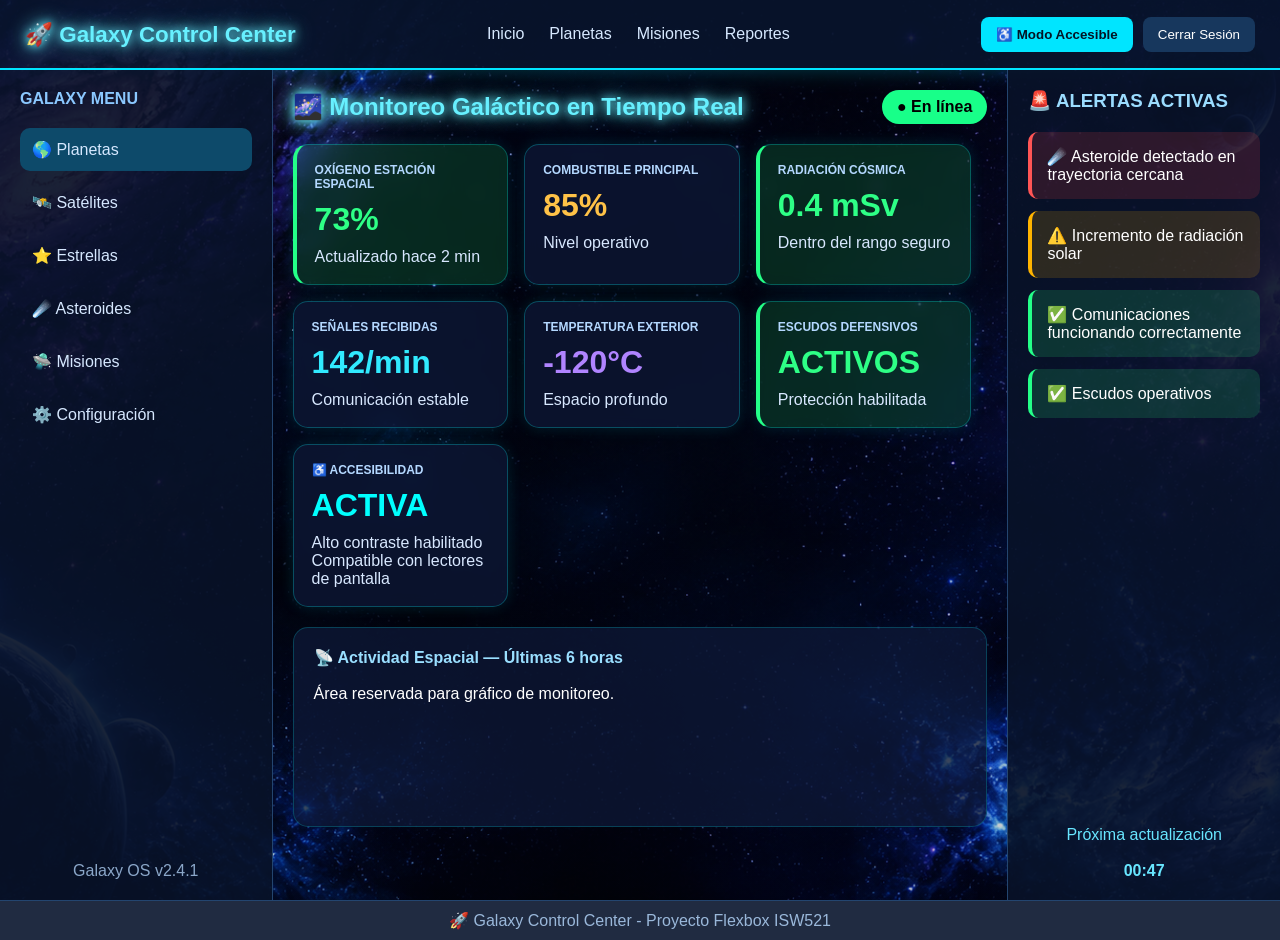
<file: Lad.#3/index.html>
<!DOCTYPE html>
<html lang="es">
<head>
    <meta charset="UTF-8">
    <meta name="viewport" content="width=device-width, initial-scale=1.0">
    <title>Galaxy Control Center</title>
    <link rel="stylesheet" href="styles.css">
</head>
<body>

    <!-- NAVBAR -->
    <nav class="navbar" aria-label="Menú principal">

        <div class="logo">
            🚀 Galaxy Control Center
        </div>

        <ul class="nav-links">
            <li><a href="#">Inicio</a></li>
            <li><a href="#">Planetas</a></li>
            <li><a href="#">Misiones</a></li>
            <li><a href="#">Reportes</a></li>
        </ul>

        <div class="nav-actions">

            <button class="btn-accessibility"
                    aria-label="Modo accesible">
                ♿ Modo Accesible
            </button>

            <button class="logout-btn"
                    aria-label="Cerrar sesión">
                Cerrar Sesión
            </button>

        </div>

    </nav>

    <!-- LAYOUT PRINCIPAL -->
    <div class="dashboard-layout">

        <!-- SIDEBAR -->
        <aside class="sidebar">

            <h4>GALAXY MENU</h4>

            <ul>
                <li class="active">🌎 Planetas</li>
                <li>🛰️ Satélites</li>
                <li>⭐ Estrellas</li>
                <li>☄️ Asteroides</li>
                <li>🛸 Misiones</li>
                <li>⚙️ Configuración</li>
            </ul>

            <div class="version">
                Galaxy OS v2.4.1
            </div>

        </aside>

        <!-- CONTENIDO PRINCIPAL -->
        <main class="main-content">

            <div class="header-main">
                <h2>🌌 Monitoreo Galáctico en Tiempo Real</h2>
                <span class="live">● En línea</span>
            </div>

            <!-- TARJETAS -->
            <section class="sensor-grid">

                <div class="sensor-card green">
                    <h3>OXÍGENO ESTACIÓN ESPACIAL</h3>
                    <div class="value">73%</div>
                    <p>Actualizado hace 2 min</p>
                </div>

                <div class="sensor-card yellow">
                    <h3>COMBUSTIBLE PRINCIPAL</h3>
                    <div class="value">85%</div>
                    <p>Nivel operativo</p>
                </div>

                <div class="sensor-card green">
                    <h3>RADIACIÓN CÓSMICA</h3>
                    <div class="value">0.4 mSv</div>
                    <p>Dentro del rango seguro</p>
                </div>

                <div class="sensor-card cyan">
                    <h3>SEÑALES RECIBIDAS</h3>
                    <div class="value">142/min</div>
                    <p>Comunicación estable</p>
                </div>

                <div class="sensor-card purple">
                    <h3>TEMPERATURA EXTERIOR</h3>
                    <div class="value">-120°C</div>
                    <p>Espacio profundo</p>
                </div>

                <div class="sensor-card green">
                    <h3>ESCUDOS DEFENSIVOS</h3>
                    <div class="value">ACTIVOS</div>
                    <p>Protección habilitada</p>
                </div>

                <!-- TARJETA DE INCLUSIÓN -->
                <div class="sensor-card accessibility-card">
                    <h3>♿ ACCESIBILIDAD</h3>
                    <div class="value">ACTIVA</div>
                    <p>Alto contraste habilitado</p>
                    <p>Compatible con lectores de pantalla</p>
                </div>

            </section>

            <!-- ÁREA DE GRÁFICO -->
            <div class="chart">
                <h4>📡 Actividad Espacial — Últimas 6 horas</h4>
                <br>
                <p>
                    Área reservada para gráfico de monitoreo.
                </p>
            </div>

        </main>

        <!-- ALERTAS -->
        <aside class="alert-panel">

            <h3>🚨 ALERTAS ACTIVAS</h3>

            <div class="alert red">
                ☄️ Asteroide detectado en trayectoria cercana
            </div>

            <div class="alert orange">
                ⚠️ Incremento de radiación solar
            </div>

            <div class="alert green">
                ✅ Comunicaciones funcionando correctamente
            </div>

            <div class="alert green">
                ✅ Escudos operativos
            </div>

            <div class="update">
                Próxima actualización<br><br>
                <strong>00:47</strong>
            </div>

        </aside>

    </div>

    <!-- FOOTER -->
    <footer>
        🚀 Galaxy Control Center - Proyecto Flexbox ISW521
    </footer>

</body>
</html>
</file>
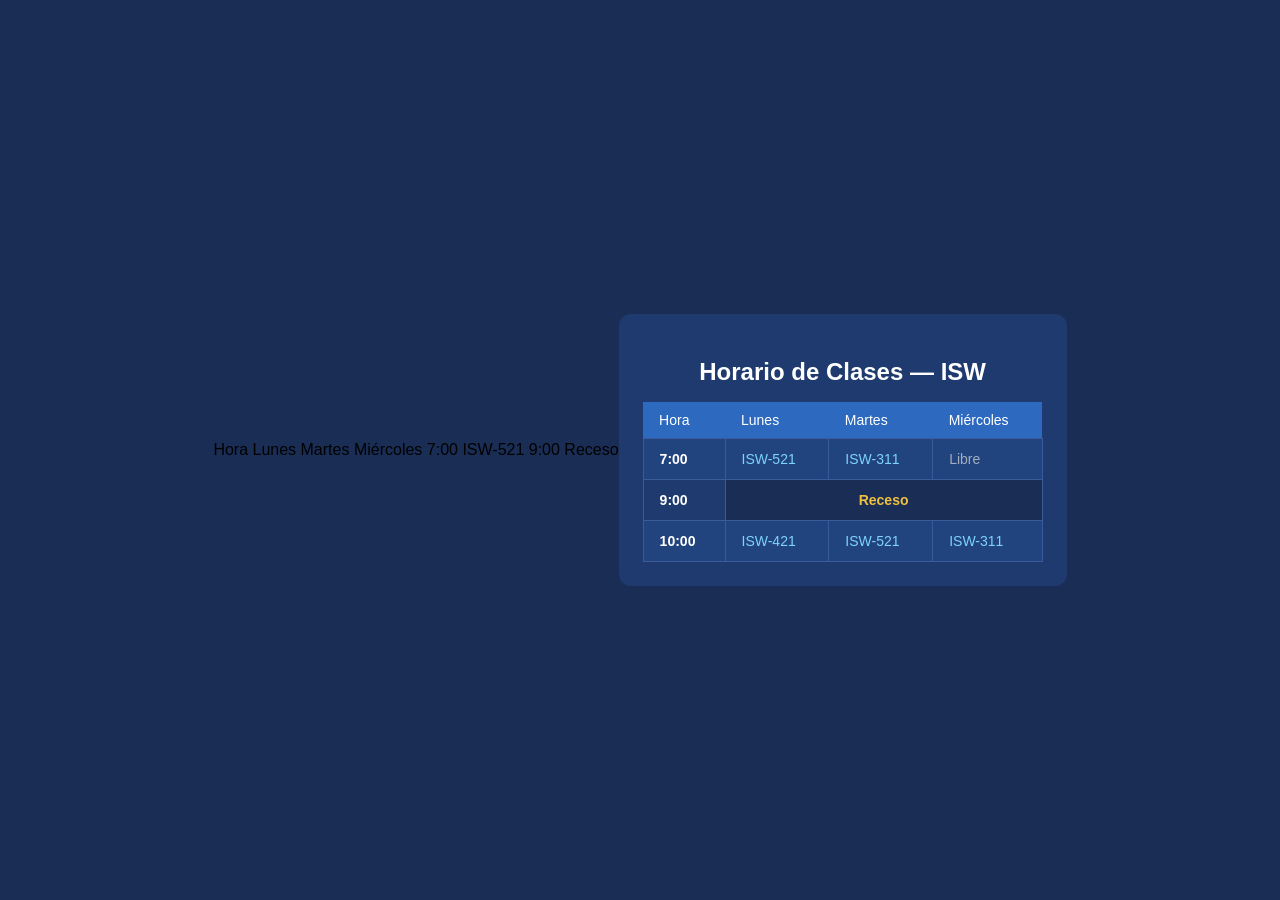
<file: Actividades/clase #5/actividad final HTML/horario.html>
<!-- Primer Html creado en clase de ISW521 -->
<thead>
  <tr>
    <th>Hora</th>
    <th>Lunes</th>
    <th>Martes</th>
    <th>Miércoles</th>
  </tr>
</thead>

<tbody>
  <tr>
    <td class="td-hora">7:00</td>
    <td class="td-curso">ISW-521</td>
  </tr>
  <tr>
    <td class="td-hora">9:00</td>
    <td class="td-receso" colspan="3">Receso</td>
  </tr>
</tbody>
<!DOCTYPE html>
<html lang="es">
<head>
  <meta charset="UTF-8">
  <meta name="viewport" content="width=device-width, initial-scale=1.0">
  <title>Horario ISW</title>
  <!-- esto no deberia estar aqui -->
  <style>
    body {
    font-family: Arial, sans-serif;
      background-color: #1a2d55;
      display: flex;
      justify-content: center;
      align-items: center;
      min-height: 100vh;
      margin: 0;
    }

    h2 {
      color: #ffffff;
      text-align: center;
      margin-bottom: 16px;
    }

    .contenedor {
      background-color: #1e3a6e;
      padding: 24px;
      border-radius: 12px;
    }

    table {
      border-collapse: collapse;
      width: 100%;
      min-width: 400px;
      font-size: 14px;
    }

    thead th {
      background-color: #2d6abf;
      color: #ffffff;
      padding: 10px 16px;
      text-align: left;
      font-weight: 500;
    }

    tbody td {
      padding: 12px 16px;
      border: 1px solid #3a5a9a;
      color: #ffffff;
    }

    tbody tr:nth-child(odd) td {
      background-color: rgba(45, 106, 191, 0.2);
    }

    tbody tr:nth-child(even) td {
      background-color: rgba(30, 58, 110, 0.4);
    }

    .td-hora {
      font-weight: bold;
      color: #ffffff;
    }

    .td-curso {
      color: #7dd3fc;
    }

    .td-libre {
      color: #a0aec0;
    }

    .td-receso {
      color: #f0c040;
      font-weight: bold;
      text-align: center;
      background-color: #1a2e55 !important;
    }
  </style>
</head>
<body>
  <div class="contenedor">
    <h2>Horario de Clases — ISW</h2>
    <table>
      <thead>
        <tr>
          <th>Hora</th>
          <th>Lunes</th>
          <th>Martes</th>
          <th>Miércoles</th>
        </tr>
      </thead>
      <tbody>
        <tr>
          <td class="td-hora">7:00</td>
          <td class="td-curso">ISW-521</td>
          <td class="td-curso">ISW-311</td>
          <td class="td-libre">Libre</td>
        </tr>
        <tr>
          <td class="td-hora">9:00</td>
          <td class="td-receso" colspan="3">Receso</td>
        </tr>
        <tr>
          <td class="td-hora">10:00</td>
          <td class="td-curso">ISW-421</td>
          <td class="td-curso">ISW-521</td>
          <td class="td-curso">ISW-311</td>
        </tr>
      </tbody>
    </table>
  </div>
</body>
</html>
</file>
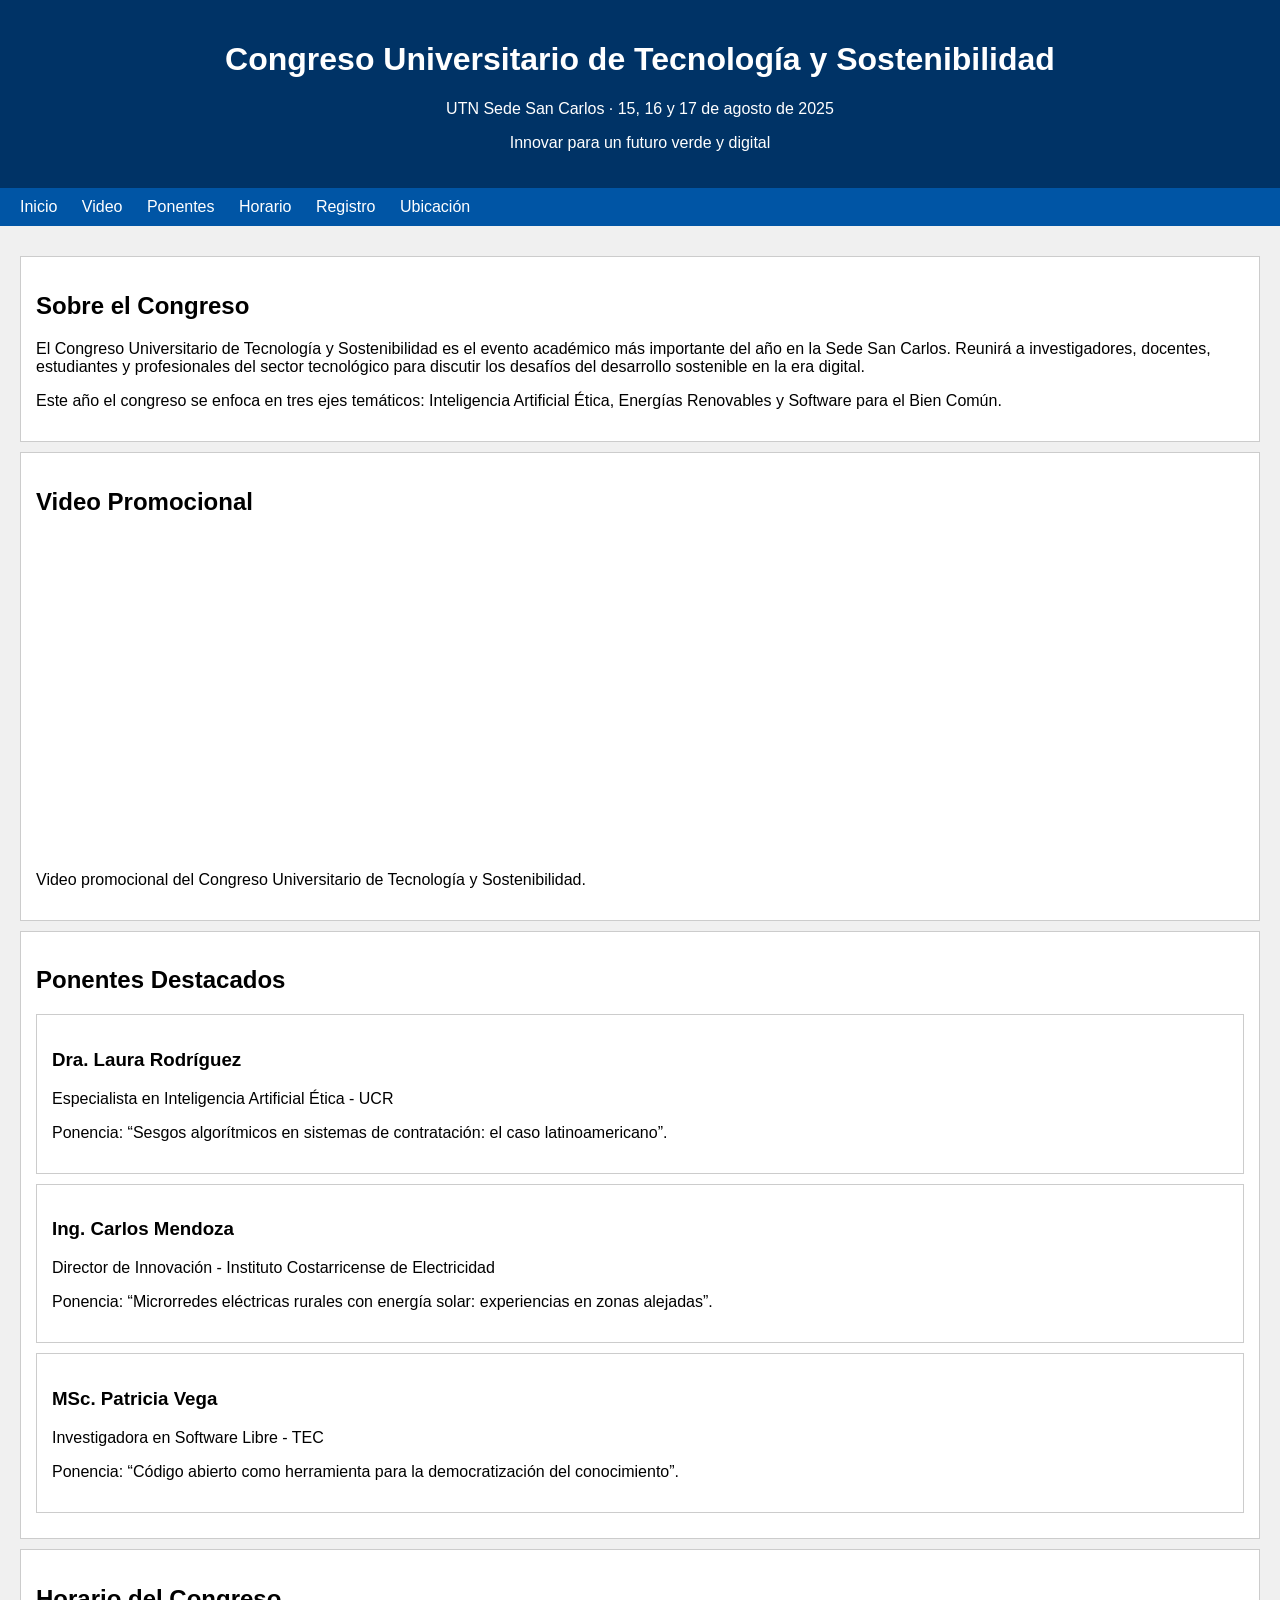
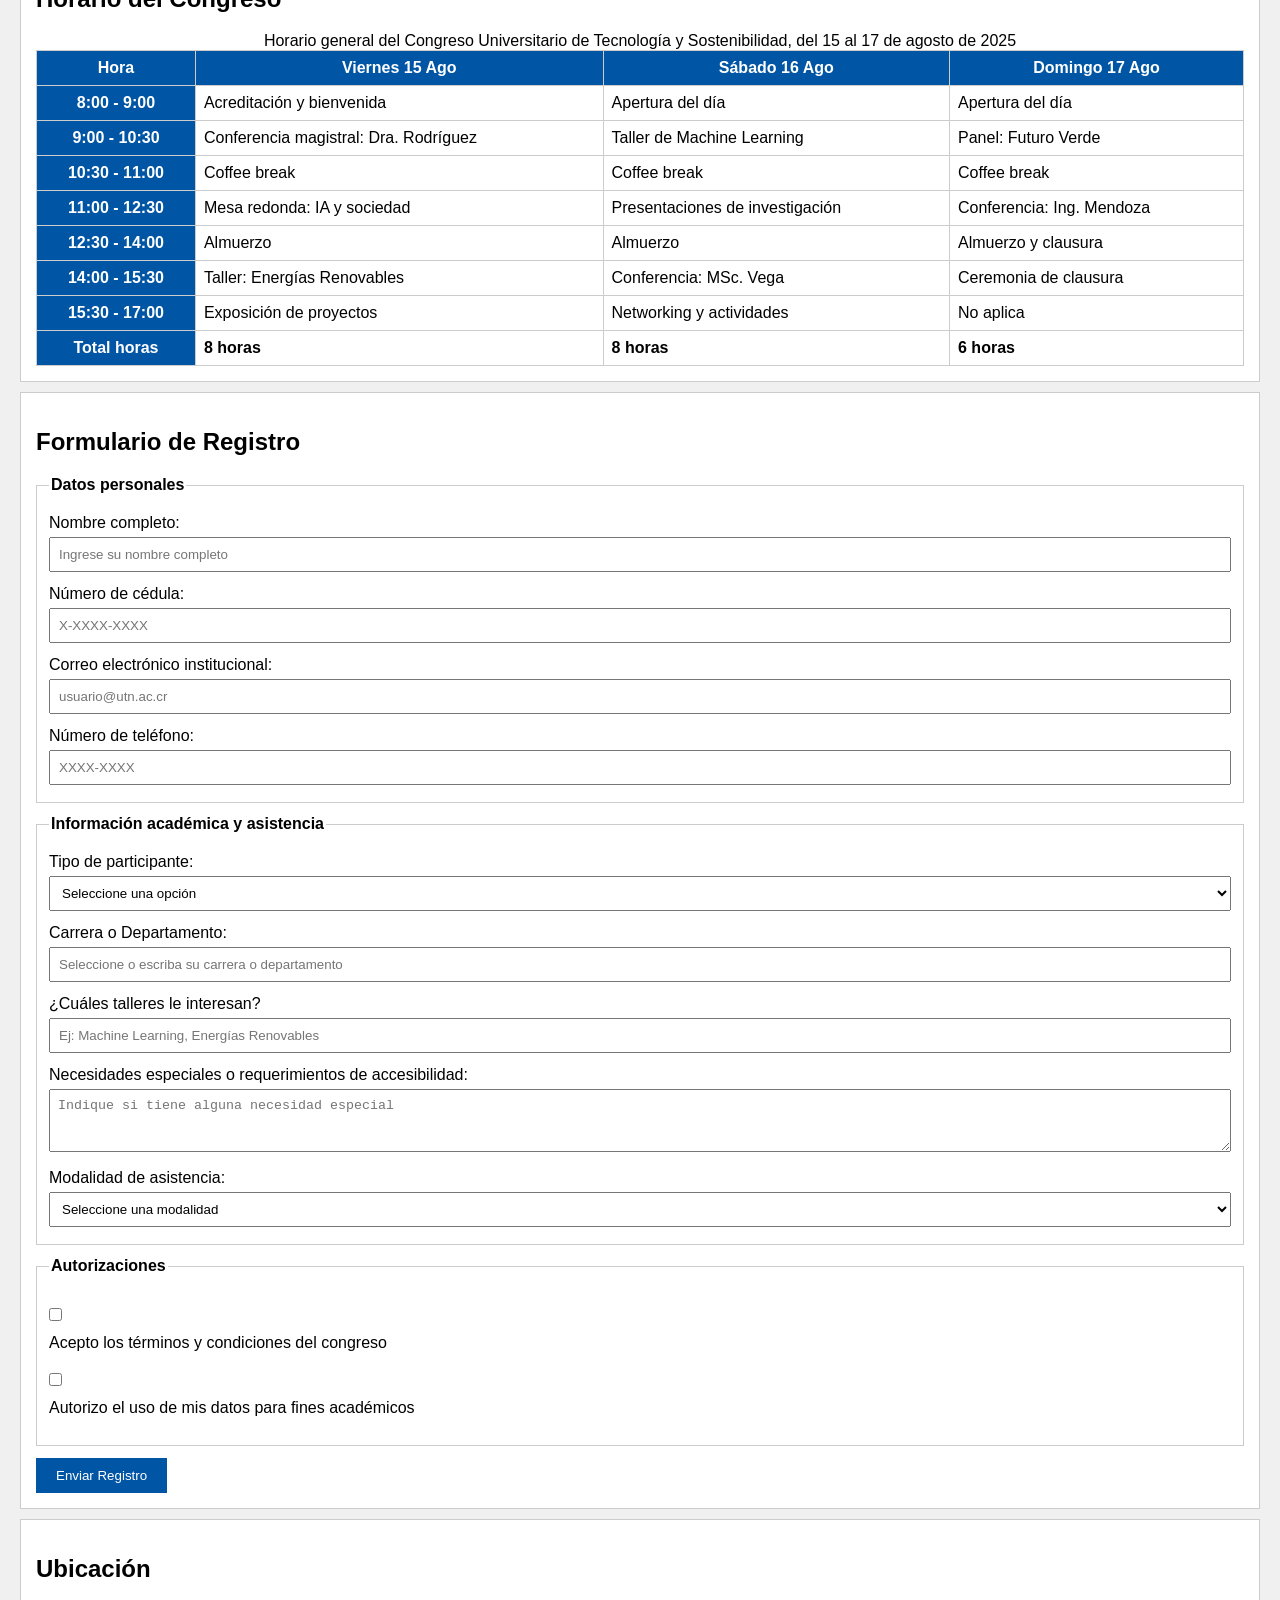
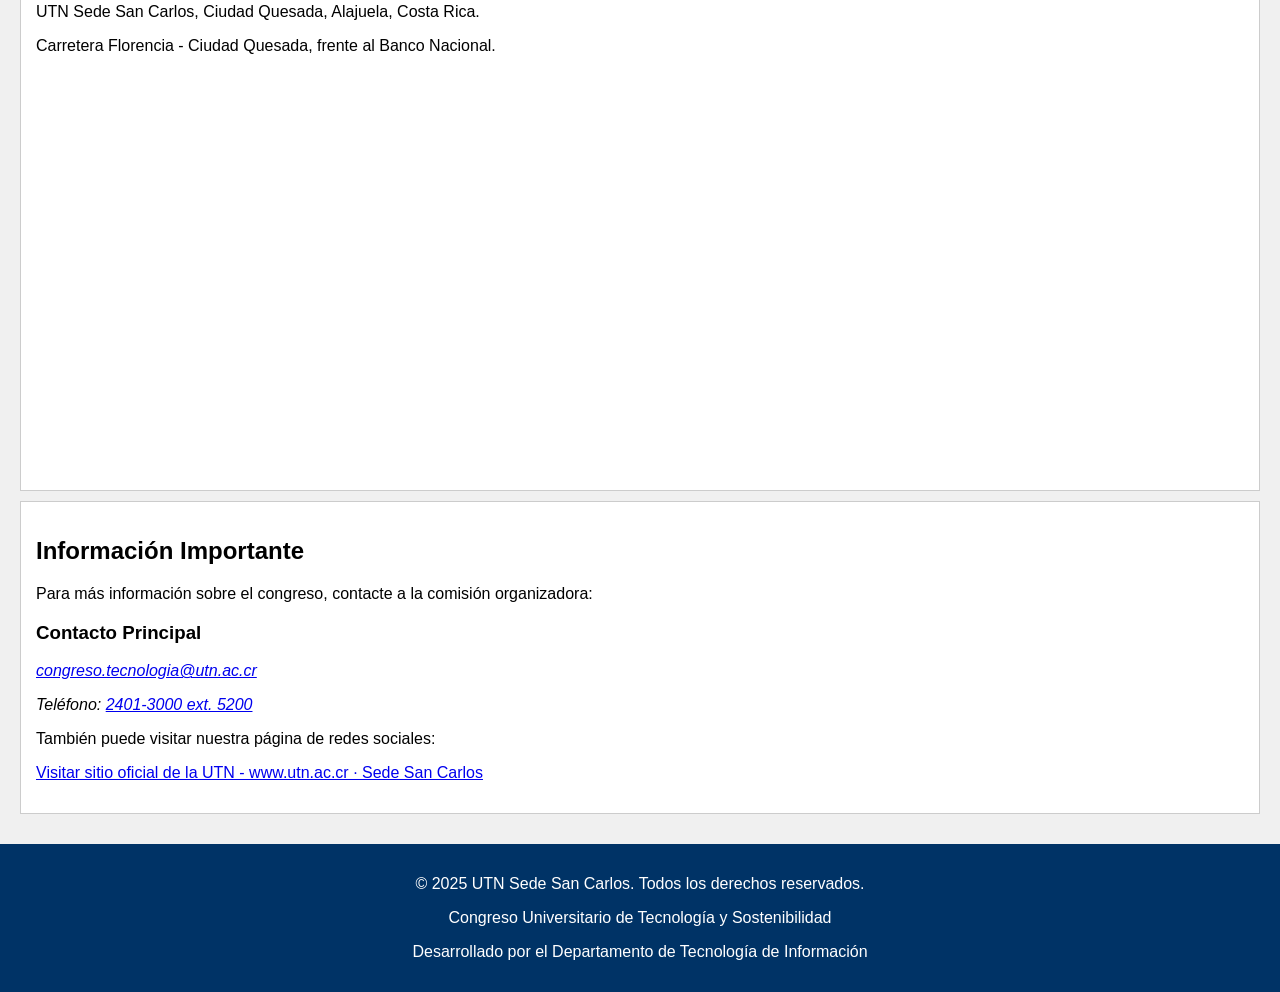
<file: Actividades/clase #5/actividad final HTML/v1_base_generado_ia (1).html>
<!DOCTYPE html>
<html lang="es">
<head>
    <meta charset="UTF-8">
    <meta name="viewport" content="width=device-width, initial-scale=1.0">
    <title>Congreso Universitario de Tecnología y Sostenibilidad</title>
    <style>
        body { font-family: Arial, sans-serif; margin: 0; padding: 0; background: #f0f0f0; }
        .header { background: #003366; color: white; padding: 20px; text-align: center; }
        .nav { background: #0055a5; padding: 10px; }
        .nav a { color: white; margin: 0 10px; text-decoration: none; }
        .main { padding: 20px; }
        .footer { background: #003366; color: white; padding: 15px; text-align: center; }
        .card { background: white; border: 1px solid #ccc; padding: 15px; margin: 10px 0; }
        table { width: 100%; border-collapse: collapse; }
        td, th { border: 1px solid #ccc; padding: 8px; }
        th { background: #0055a5; color: white; }
        input, select, textarea { width: 100%; padding: 8px; margin: 5px 0; box-sizing: border-box; }
        input[type="checkbox"] { width: auto; margin-right: 6px; }
        fieldset { border: 1px solid #ccc; margin: 12px 0; padding: 12px; }
        legend { font-weight: bold; }
        label { display: block; margin-top: 8px; }
        .btn { background: #0055a5; color: white; padding: 10px 20px; border: none; cursor: pointer; }
    </style>
</head>
<body>
    <header class="header">
        <h1>Congreso Universitario de Tecnología y Sostenibilidad</h1>
        <p>
            UTN Sede San Carlos ·
            <time datetime="2025-08-15">15</time>,
            <time datetime="2025-08-16">16</time> y
            <time datetime="2025-08-17">17 de agosto de 2025</time>
        </p>
        <p>Innovar para un futuro verde y digital</p>
    </header>

    <nav class="nav" aria-label="Navegación principal">
        <a href="#inicio">Inicio</a>
        <a href="#video-promocional">Video</a>
        <a href="#ponentes">Ponentes</a>
        <a href="#horario">Horario</a>
        <a href="#registro">Registro</a>
        <a href="#ubicacion">Ubicación</a>
    </nav>

    <main class="main">
        <section id="inicio" class="card">
            <h2>Sobre el Congreso</h2>
            <p>
                El Congreso Universitario de Tecnología y Sostenibilidad es el evento académico
                más importante del año en la Sede San Carlos. Reunirá a investigadores, docentes,
                estudiantes y profesionales del sector tecnológico para discutir los desafíos
                del desarrollo sostenible en la era digital.
            </p>
            <p>
                Este año el congreso se enfoca en tres ejes temáticos: Inteligencia Artificial Ética,
                Energías Renovables y Software para el Bien Común.
            </p>
        </section>

        <section id="video-promocional" class="card">
            <h2>Video Promocional</h2>
            <iframe
                width="560"
                height="315"
                style="border:0; width:100%;"
                src="https://www.youtube-nocookie.com/embed/b6hSk-u_nDI"
                title="Video promocional del Congreso Universitario de Tecnología y Sostenibilidad"
                loading="lazy"
                referrerpolicy="strict-origin-when-cross-origin"
                allow="accelerometer; autoplay; clipboard-write; encrypted-media; gyroscope; picture-in-picture"
                allowfullscreen>
            </iframe>
            <p>Video promocional del Congreso Universitario de Tecnología y Sostenibilidad.</p>
        </section>

        <section id="ponentes" class="card">
            <h2>Ponentes Destacados</h2>

            <article class="card">
                <h3>Dra. Laura Rodríguez</h3>
                <p>Especialista en Inteligencia Artificial Ética - UCR</p>
                <p>Ponencia: “Sesgos algorítmicos en sistemas de contratación: el caso latinoamericano”.</p>
            </article>

            <article class="card">
                <h3>Ing. Carlos Mendoza</h3>
                <p>Director de Innovación - Instituto Costarricense de Electricidad</p>
                <p>Ponencia: “Microrredes eléctricas rurales con energía solar: experiencias en zonas alejadas”.</p>
            </article>

            <article class="card">
                <h3>MSc. Patricia Vega</h3>
                <p>Investigadora en Software Libre - TEC</p>
                <p>Ponencia: “Código abierto como herramienta para la democratización del conocimiento”.</p>
            </article>
        </section>

        <section id="horario" class="card">
            <h2>Horario del Congreso</h2>
            <table>
                <caption>Horario general del Congreso Universitario de Tecnología y Sostenibilidad, del 15 al 17 de agosto de 2025</caption>
                <thead>
                    <tr>
                        <th scope="col">Hora</th>
                        <th scope="col">Viernes 15 Ago</th>
                        <th scope="col">Sábado 16 Ago</th>
                        <th scope="col">Domingo 17 Ago</th>
                    </tr>
                </thead>
                <tbody>
                    <tr>
                        <th scope="row">8:00 - 9:00</th>
                        <td>Acreditación y bienvenida</td>
                        <td>Apertura del día</td>
                        <td>Apertura del día</td>
                    </tr>
                    <tr>
                        <th scope="row">9:00 - 10:30</th>
                        <td>Conferencia magistral: Dra. Rodríguez</td>
                        <td>Taller de Machine Learning</td>
                        <td>Panel: Futuro Verde</td>
                    </tr>
                    <tr>
                        <th scope="row">10:30 - 11:00</th>
                        <td>Coffee break</td>
                        <td>Coffee break</td>
                        <td>Coffee break</td>
                    </tr>
                    <tr>
                        <th scope="row">11:00 - 12:30</th>
                        <td>Mesa redonda: IA y sociedad</td>
                        <td>Presentaciones de investigación</td>
                        <td>Conferencia: Ing. Mendoza</td>
                    </tr>
                    <tr>
                        <th scope="row">12:30 - 14:00</th>
                        <td>Almuerzo</td>
                        <td>Almuerzo</td>
                        <td>Almuerzo y clausura</td>
                    </tr>
                    <tr>
                        <th scope="row">14:00 - 15:30</th>
                        <td>Taller: Energías Renovables</td>
                        <td>Conferencia: MSc. Vega</td>
                        <td>Ceremonia de clausura</td>
                    </tr>
                    <tr>
                        <th scope="row">15:30 - 17:00</th>
                        <td>Exposición de proyectos</td>
                        <td>Networking y actividades</td>
                        <td>No aplica</td>
                    </tr>
                </tbody>
                <tfoot>
                    <tr>
                        <th scope="row">Total horas</th>
                        <td><strong>8 horas</strong></td>
                        <td><strong>8 horas</strong></td>
                        <td><strong>6 horas</strong></td>
                    </tr>
                </tfoot>
            </table>
        </section>

        <section id="registro" class="card">
            <h2>Formulario de Registro</h2>
            <form action="#" method="post" enctype="application/x-www-form-urlencoded">
                <fieldset>
                    <legend>Datos personales</legend>

                    <label for="nombre_completo">Nombre completo:</label>
                    <input type="text" id="nombre_completo" name="nombre_completo" placeholder="Ingrese su nombre completo" autocomplete="name" required>

                    <label for="cedula">Número de cédula:</label>
                    <input type="text" id="cedula" name="cedula" placeholder="X-XXXX-XXXX" pattern="[0-9]-[0-9]{4}-[0-9]{4}" title="Formato esperado: X-XXXX-XXXX" required>

                    <label for="correo_institucional">Correo electrónico institucional:</label>
                    <input type="email" id="correo_institucional" name="correo_institucional" placeholder="usuario@utn.ac.cr" autocomplete="email" required>

                    <label for="telefono">Número de teléfono:</label>
                    <input type="tel" id="telefono" name="telefono" placeholder="XXXX-XXXX" pattern="[0-9]{4}-[0-9]{4}" title="Formato esperado: XXXX-XXXX" autocomplete="tel" required>
                </fieldset>

                <fieldset>
                    <legend>Información académica y asistencia</legend>

                    <label for="tipo_participante">Tipo de participante:</label>
                    <select id="tipo_participante" name="tipo_participante" required>
                        <option value="" selected disabled>Seleccione una opción</option>
                        <option value="estudiante-grado">Estudiante de grado</option>
                        <option value="estudiante-posgrado">Estudiante de posgrado</option>
                        <option value="docente-universitario">Docente universitario</option>
                        <option value="profesional-externo">Profesional externo</option>
                        <option value="investigador">Investigador</option>
                    </select>   

                    <label for="carrera_departamento">Carrera o Departamento:</label>
                    <input type="text" id="carrera_departamento" name="carrera_departamento" list="carreras_departamentos" placeholder="Seleccione o escriba su carrera o departamento" required>
                    <datalist id="carreras_departamentos">
                        <option value="Ingeniería en Sistemas"></option>
                        <option value="Ingeniería en Electrónica"></option>
                        <option value="Administración de Empresas"></option>
                        <option value="Contaduría Pública"></option>
                        <option value="Ingeniería en Construcción"></option>
                        <option value="Seguridad e Higiene Laboral"></option>
                        <option value="Trabajo Social"></option>
                        <option value="Educación"></option>
                        <option value="Otra"></option>
                    </datalist>

                    <label for="talleres_interes">¿Cuáles talleres le interesan?</label>
                    <input type="text" id="talleres_interes" name="talleres_interes" placeholder="Ej: Machine Learning, Energías Renovables">

                    <label for="necesidades_accesibilidad">Necesidades especiales o requerimientos de accesibilidad:</label>
                    <textarea id="necesidades_accesibilidad" name="necesidades_accesibilidad" rows="3" placeholder="Indique si tiene alguna necesidad especial"></textarea>

                    <label for="modalidad_asistencia">Modalidad de asistencia:</label>
                    <select id="modalidad_asistencia" name="modalidad_asistencia" required>
                        <option value="" selected disabled>Seleccione una modalidad</option>
                        <option value="presencial">Presencial</option>
                        <option value="virtual">Virtual</option>
                        <option value="hibrida">Híbrida</option>
                    </select>
                </fieldset>

                <fieldset>
                    <legend>Autorizaciones</legend>

                    <p>
                        <input type="checkbox" id="acepta_terminos" name="acepta_terminos" value="si" required>
                        <label for="acepta_terminos">Acepto los términos y condiciones del congreso</label>
                    </p>

                    <p>
                        <input type="checkbox" id="autoriza_datos" name="autoriza_datos" value="si" required>
                        <label for="autoriza_datos">Autorizo el uso de mis datos para fines académicos</label>
                    </p>
                </fieldset>

                <button class="btn" type="submit">Enviar Registro</button>
            </form>
        </section>

        <section id="ubicacion" class="card">
            <h2>Ubicación</h2>
            <p>UTN Sede San Carlos, Ciudad Quesada, Alajuela, Costa Rica.</p>
            <p>Carretera Florencia - Ciudad Quesada, frente al Banco Nacional.</p>
            <iframe
                src="https://www.google.com/maps?q=Universidad%20T%C3%A9cnica%20Nacional%20Sede%20San%20Carlos%2C%20Costa%20Rica&amp;output=embed"
                title="Mapa de ubicación de la UTN Sede San Carlos"
                width="600"
                height="400"
                style="border:0; width:100%;"
                loading="lazy"
                referrerpolicy="no-referrer-when-downgrade"
                allowfullscreen>
            </iframe>
        </section>

        <section class="card" aria-labelledby="informacion-importante">
            <h2 id="informacion-importante">Información Importante</h2>
            <p>Para más información sobre el congreso, contacte a la comisión organizadora:</p>

            <section aria-labelledby="contacto-principal">
                <h3 id="contacto-principal">Contacto Principal</h3>
                <address>
                    <p><a href="mailto:congreso.tecnologia@utn.ac.cr">congreso.tecnologia@utn.ac.cr</a></p>
                    <p>Teléfono: <a href="tel:+50624013000">2401-3000 ext. 5200</a></p>
                </address>
            </section>

            <p>También puede visitar nuestra página de redes sociales:</p>
            <p>
                <a href="https://www.utn.ac.cr" target="_blank" rel="noopener noreferrer">
                    Visitar sitio oficial de la UTN - www.utn.ac.cr · Sede San Carlos
                </a>
            </p>
        </section>
    </main>

    <footer class="footer">
        <p>© 2025 UTN Sede San Carlos. Todos los derechos reservados.</p>
        <p>Congreso Universitario de Tecnología y Sostenibilidad</p>
        <p>Desarrollado por el Departamento de Tecnología de Información</p>
    </footer>
</body>
</html>
</file>
<file: Lad.#3/styles.css>
/* ==================================
   GALAXY CONTROL CENTER
   LABORATORIO FLEXBOX
================================== */

*{
    margin:0;
    padding:0;
    box-sizing:border-box;
    font-family:'Segoe UI',sans-serif;
}

body{
    background:
    linear-gradient(
        rgba(3,10,25,0.20),
        rgba(3,10,25,0.20)
    ),
    url("./img/galaxia.jpg");

    background-size:cover;
    background-position:center;
    background-repeat:no-repeat;
    background-attachment:fixed;

    color:white;

    min-height:100vh;
}
/* NAVBAR */

.navbar{
    display:flex;
    justify-content:space-between;
    align-items:center;

    min-height:70px;
    padding:0 25px;

    background:rgba(8,20,45,.90);

    border-bottom:2px solid #00e5ff;

    box-shadow:0 0 20px rgba(0,229,255,.25);
}

.logo{
    font-size:1.4rem;
    font-weight:bold;

    color:#67f0ff;

    text-shadow:
    0 0 10px #67f0ff,
    0 0 20px #67f0ff;
}

.nav-links{
    display:flex;
    list-style:none;
    gap:25px;
}

.nav-links a{
    color:#d7e9ff;
    text-decoration:none;
    font-weight:500;
}

.nav-links a:hover{
    color:#00ffff;
}

.nav-actions{
    display:flex;
    gap:10px;
}

.btn-accessibility{
    background:#00e5ff;
    color:#041424;
    border:none;
    padding:10px 15px;
    border-radius:8px;
    cursor:pointer;
    font-weight:bold;
}

.logout-btn{
    background:#17375d;
    color:white;
    border:none;
    padding:10px 15px;
    border-radius:8px;
    cursor:pointer;
}

button:focus,
a:focus{
    outline:3px solid #00ffff;
}

/* LAYOUT */

.dashboard-layout{
    display:flex;
    flex-direction:row;
    min-height:calc(100vh - 70px);
}

/* SIDEBAR */

.sidebar{
    flex:1;

    background:rgba(8,18,40,.90);

    padding:20px;

    border-right:1px solid #23456f;

    display:flex;
    flex-direction:column;
}

.sidebar h4{
    color:#8bc8ff;
    margin-bottom:20px;
}

.sidebar ul{
    list-style:none;
}

.sidebar li{
    padding:12px;
    margin-bottom:10px;
    border-radius:10px;
    cursor:pointer;
    color:#d6e8ff;
}

.sidebar li:hover{
    background:#123b63;
}

.active{
    background:#0d4a6a;
    color:#4fffe4;
}

.version{
    margin-top:auto;
    text-align:center;
    color:#8ba7c9;
}

/* MAIN */

.main-content{
    flex:3;
    padding:20px;
}

.header-main{
    display:flex;
    justify-content:space-between;
    align-items:center;
    margin-bottom:20px;
}

.header-main h2{
    color:#67f0ff;

    text-shadow:
    0 0 10px #67f0ff,
    0 0 20px #67f0ff;
}

.live{
    background:#18ff89;
    color:black;
    padding:8px 15px;
    border-radius:20px;
    font-weight:bold;
}

/* SENSOR GRID */

.sensor-grid{
    display:flex;
    flex-wrap:wrap;
    gap:16px;
}

.sensor-card{
    flex-basis:calc(33.333% - 16px);

    background:rgba(14,25,55,.75);

    backdrop-filter:blur(8px);

    border:1px solid rgba(0,255,255,.25);

    border-radius:15px;

    padding:18px;

    box-shadow:0 0 15px rgba(0,255,255,.12);
}

.sensor-card h3{
    color:#b4d8ff;
    font-size:12px;
    margin-bottom:10px;
}

.value{
    font-size:2rem;
    font-weight:bold;
    margin-bottom:10px;
}

.sensor-card p{
    color:#d8e8ff;
}

/* COLORES */

.green .value{
    color:#2eff86;
}

.yellow .value{
    color:#ffc247;
}

.cyan .value{
    color:#31eaff;
}

.purple .value{
    color:#b084ff;
}

.accessibility-card .value{
    color:#00ffff;
}

/* CHART */

.chart{
    margin-top:20px;
    height:200px;

    background:rgba(14,25,55,.75);

    border-radius:15px;

    border:1px solid rgba(0,255,255,.20);

    padding:20px;
}

.chart h4{
    color:#9adfff;
}

/* ALERT PANEL */

.alert-panel{
    flex:1;

    background:rgba(8,18,40,.90);

    padding:20px;

    border-left:1px solid #23456f;

    display:flex;
    flex-direction:column;
}

.alert-panel h3{
    color:#9bdcff;
    margin-bottom:20px;
}

.alert{
    padding:15px;
    margin-bottom:12px;
    border-radius:10px;
}

.red{
    background:rgba(255,70,70,.15);
    border-left:4px solid #ff5555;
}

.orange{
    background:rgba(255,180,0,.15);
    border-left:4px solid #ffb400;
}

.green{
    background:rgba(40,255,120,.15);
    border-left:4px solid #24ff88;
}

.update{
    margin-top:auto;
    text-align:center;
    color:#68e6ff;
}

/* FOOTER */

footer{
    background:rgba(8,20,45,.90);

    border-top:1px solid #23456f;

    text-align:center;

    padding:10px;

    color:#9ab8da;
}

/* RESPONSIVE */

@media (max-width:768px){

    .dashboard-layout{
        flex-direction:column;
    }

    .sidebar,
    .alert-panel{
        flex:none;
        width:100%;
    }

    .main-content{
        flex:1;
    }

    .sensor-card{
        flex-basis:100%;
    }

    .navbar{
        flex-direction:column;
        gap:15px;
        padding:15px;
    }

    .nav-links{
        flex-wrap:wrap;
        justify-content:center;
    }
}
</file>
